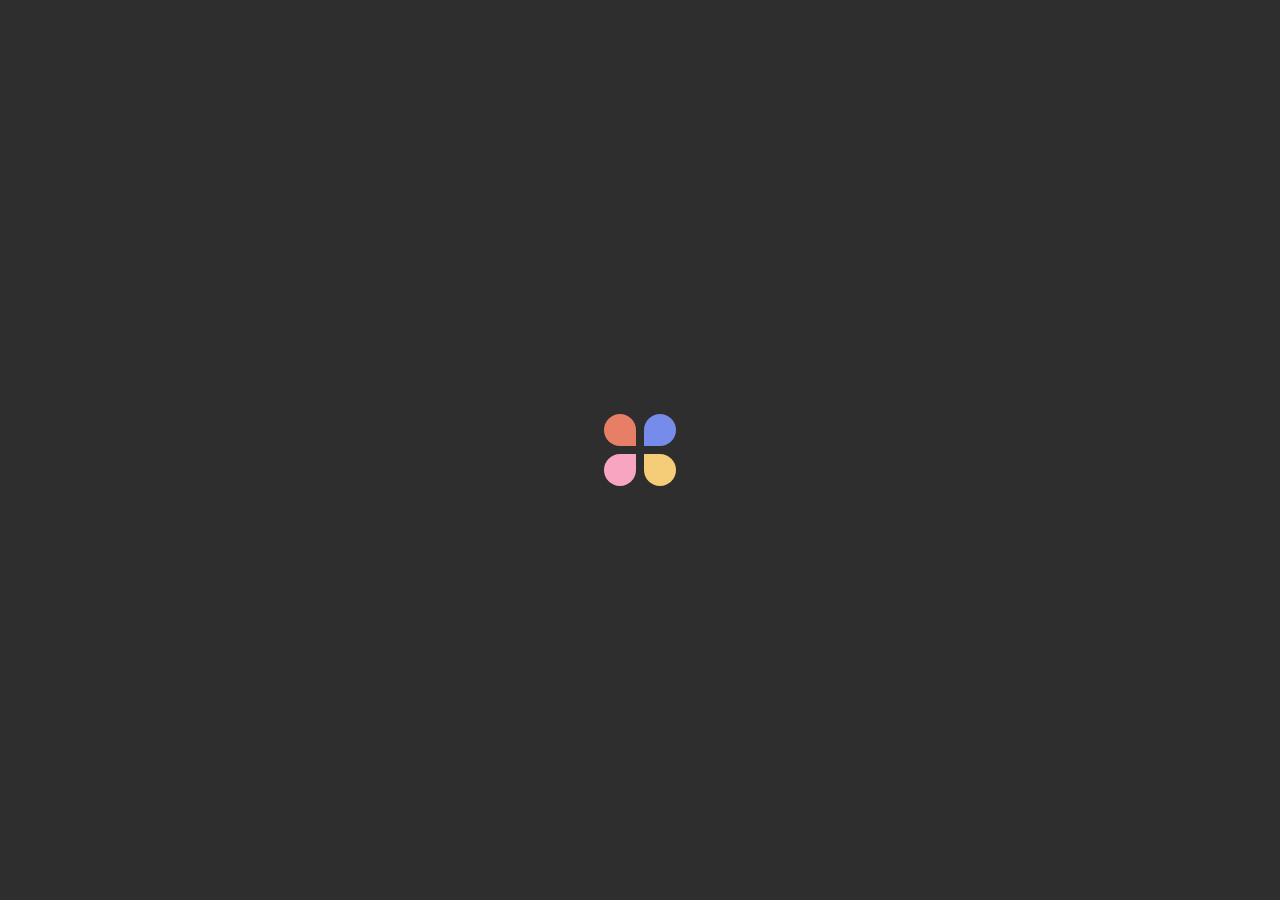
<file: loading-icon/index.html>
<!DOCTYPE html>
<html lang="en">
	<head>
		<meta charset="UTF-8" />
		<meta name="viewport" content="width=device-width, initial-scale=1.0" />
		<link rel="stylesheet" href="style.css" />
		<title>Loading Icon</title>
	</head>
	<body>
		<div class="loading__screen">
			<div class="loading">
				<span></span>
				<span></span>
				<span></span>
				<span></span>
			</div>
		</div>
	</body>
</html>
</file>
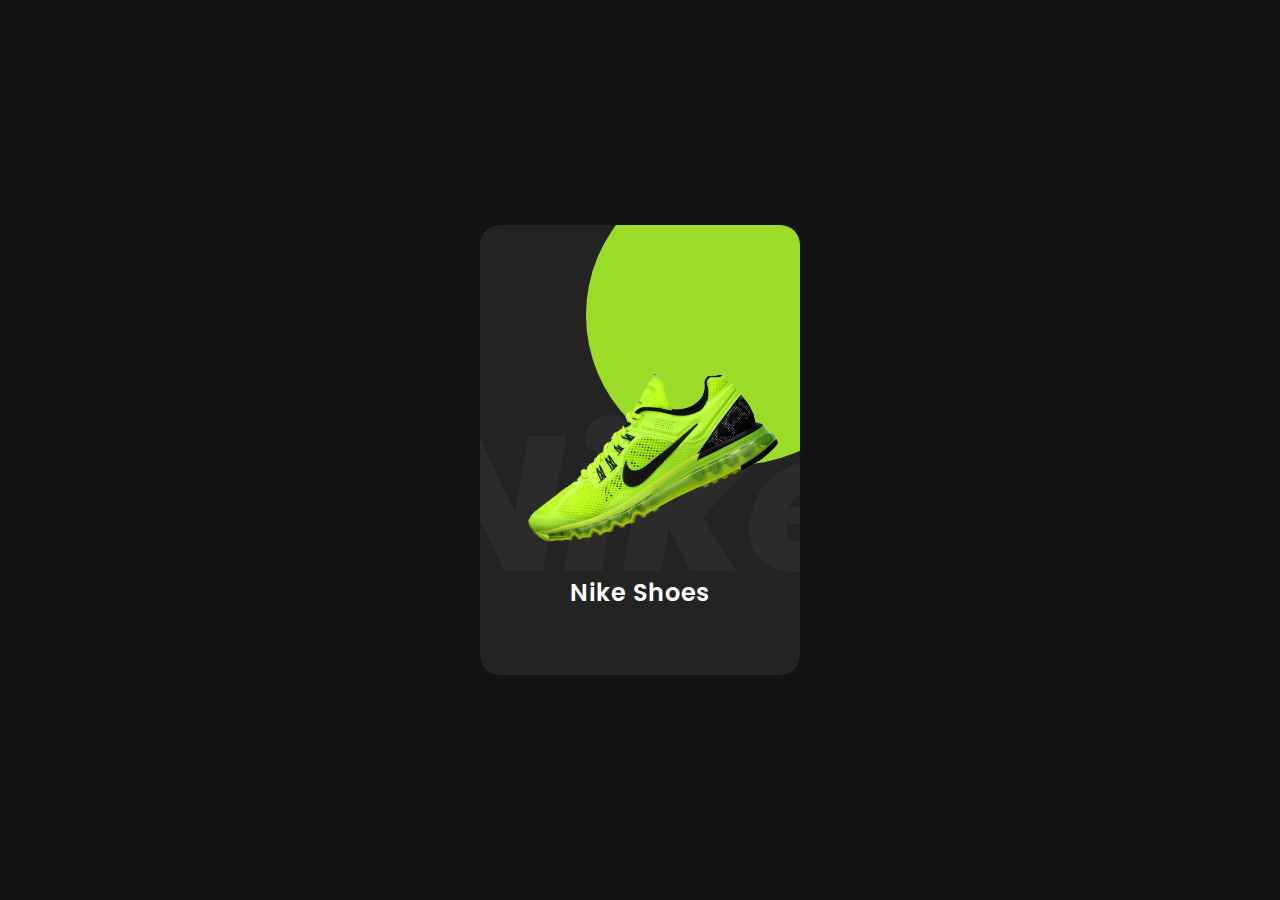
<file: product-card-ecommerce/index.html>
<!DOCTYPE html>
<html lang="en">
	<head>
		<meta charset="UTF-8" />
		<meta name="viewport" content="width=device-width, initial-scale=1.0" />
		<link rel="stylesheet" href="index.css" />
		<title>Product Card UI Design</title>
	</head>
	<body>
		<div class="container">
			<div class="card">
				<div class="imgBx">
					<img src="./images/shoes.png" alt="shoes image" />
				</div>
				<div class="contentBx">
					<h2>Nike Shoes</h2>
					<div class="size">
						<h3>Size :</h3>
						<span>7</span>
						<span>8</span>
						<span>9</span>
						<span>10</span>
					</div>
					<div class="color">
						<h3>Color :</h3>
						<span></span>
						<span></span>
						<span></span>
					</div>
					<a href="#">Buy Now</a>
				</div>
			</div>
		</div>
	</body>
</html>
</file>
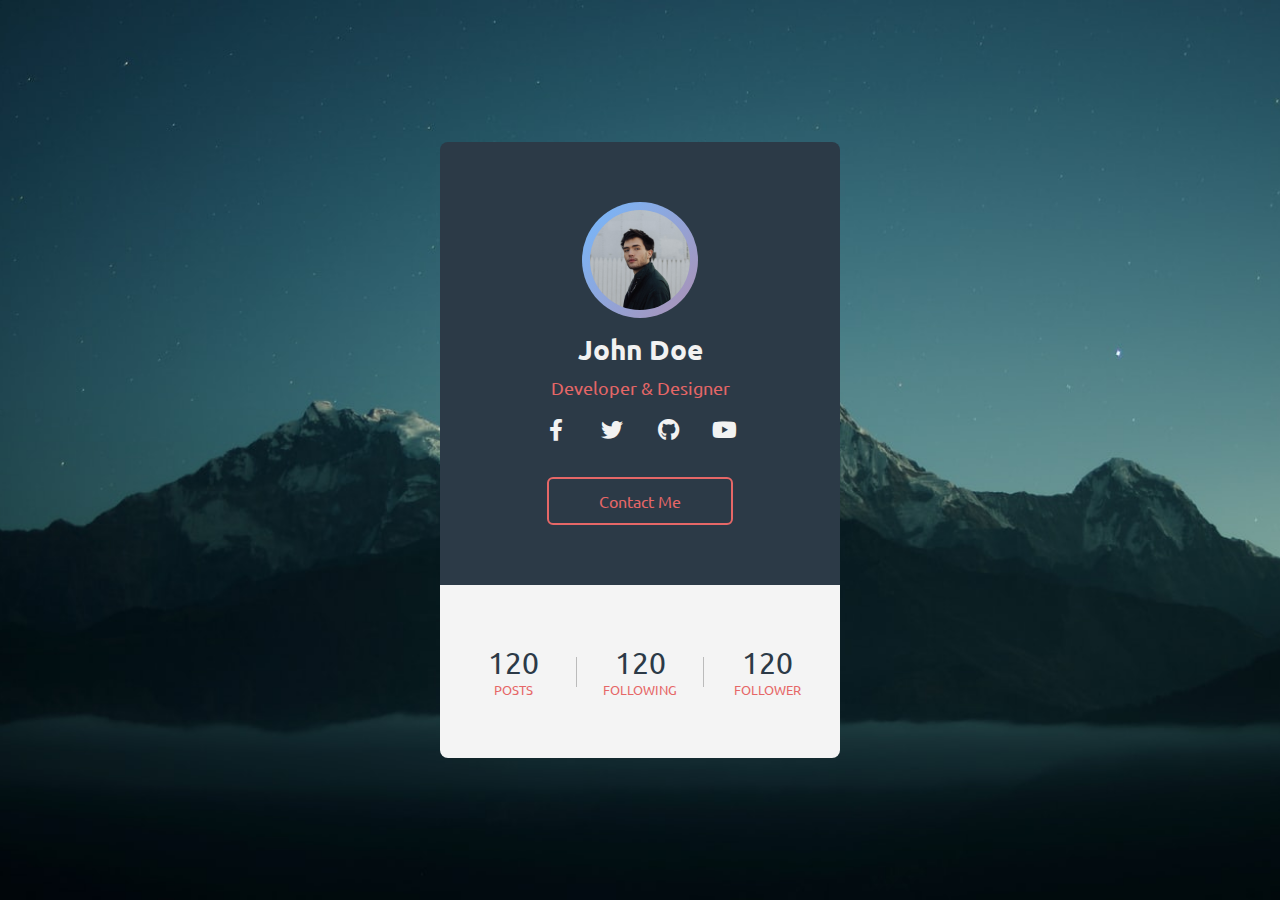
<file: profile-card/index.html>
<!DOCTYPE html>
<html lang="en">
	<head>
		<meta charset="UTF-8" />
		<meta name="viewport" content="width=device-width, initial-scale=1.0" />
		<link rel="preconnect" href="https://fonts.gstatic.com" />
		<link
			href="https://fonts.googleapis.com/css2?family=Ubuntu:wght@400;500;700&display=swap"
			rel="stylesheet"
		/>
		<link rel="stylesheet" href="style.css" />
		<link
			rel="stylesheet"
			href="https://cdnjs.cloudflare.com/ajax/libs/font-awesome/5.15.1/css/all.min.css"
		/>

		<title>Profile</title>
	</head>
	<body>
		<div class="profile__card">
			<div class="card__header">
				<div class="pic">
					<img src="./images/pic.png" alt="profile photo" />
				</div>
				<div class="name">John Doe</div>
				<div class="desc">Developer & Designer</div>
				<div class="sm">
					<a href="#" class="fab fa-facebook-f"></a>
					<a href="#" class="fab fa-twitter"></a>
					<a href="#" class="fab fa-github"></a>
					<a href="#" class="fab fa-youtube"></a>
				</div>
				<a href="#" class="contact__btn">Contact Me</a>
			</div>
			<div class="card__footer">
				<div class="numbers">
					<div class="item">
						<span>120</span>
						Posts
					</div>
					<div class="border"></div>
					<div class="item">
						<span>120</span>
						Following
					</div>
					<div class="border"></div>
					<div class="item">
						<span>120</span>
						Follower
					</div>
				</div>
			</div>
		</div>
	</body>
</html>
</file>
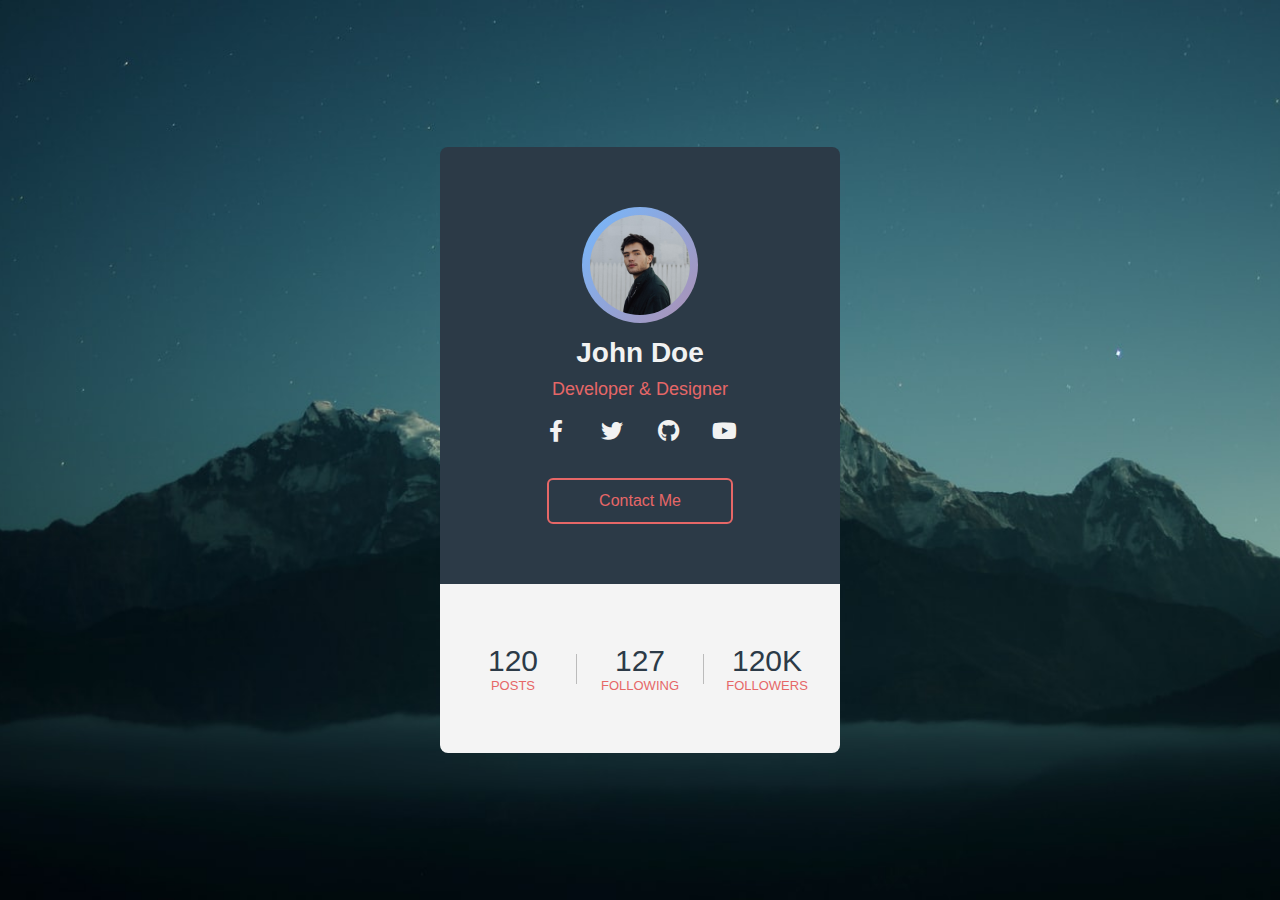
<file: profile-card/images/index.html>
<!DOCTYPE html>
<html lang="en">
<head>
  <meta charset="UTF-8">
  <meta name="viewport" content="width=device-width, initial-scale=1.0">
  <title></title>
  <link rel="stylesheet" href="https://cdnjs.cloudflare.com/ajax/libs/font-awesome/5.14.0/css/all.min.css"/>
  <link rel="stylesheet" href="style.css">
</head>
<body>
  <div class="profile-card">
    <div class="card-header">
      <div class="pic">
        <img src="pic.png" alt="">
      </div>
      <div class="name">John Doe</div>
      <div class="desc">Developer & Designer</div>
      <div class="sm">
        <a href="#" class="fab fa-facebook-f"></a>
        <a href="#" class="fab fa-twitter"></a>
        <a href="#" class="fab fa-github"></a>
        <a href="#" class="fab fa-youtube"></a>
      </div>
      <a href="#" class="contact-btn">Contact Me</a>
    </div>
    <div class="card-footer">
      <div class="numbers">
        <div class="item">
          <span>120</span>
          Posts
        </div>
        <div class="border"></div>
        <div class="item">
          <span>127</span>
          Following
        </div>
        <div class="border"></div>
        <div class="item">
          <span>120K</span>
          Followers
        </div>
      </div>
    </div>
  </div>
</body>
</html>
</file>
<file: loading-icon/style.css>
* {
	margin: 0;
	padding: 0;
	box-sizing: border-box;
}

.loading__screen {
	width: 100%;
	height: 100vh;
	background-color: #2e2e2e;
	position: fixed;
	display: flex;
	align-items: center;
	justify-content: center;
}

.loading {
	width: 80px;
	display: flex;
	flex-wrap: wrap;
	animation: rotate 3s linear infinite;
}

@keyframes rotate {
	to {
		transform: rotate(360deg);
	}
}

.loading span {
	width: 32px;
	height: 32px;
	background-color: red;
	margin: 4px;
	animation: scale 1.5s linear infinite;
}

@keyframes scale {
	50% {
		transform: scale(1.2);
	}
}

.loading span:nth-child(1) {
	border-radius: 50% 50% 0 50%;
	background-color: #e77f67;
	transform-origin: bottom right;
}

.loading span:nth-child(2) {
	border-radius: 50% 50% 50% 0;
	background-color: #778beb;
	transform-origin: bottom left;
	animation-delay: 0.5s;
}

.loading span:nth-child(3) {
	border-radius: 50% 0 50% 50%;
	background-color: #f8a5c2;
	transform-origin: top right;
	animation-delay: 1.5s;
}

.loading span:nth-child(4) {
	border-radius: 0 50% 50% 50%;
	background-color: #f5cd79;
	transform-origin: top left;
	animation-delay: 1s;
}
</file>
<file: product-card-ecommerce/index.css>
@import url("https://fonts.googleapis.com/css2?family=Poppins:wght@200;300;400;500;600;700;900&display=swap");

* {
	margin: 0;
	padding: 0;
	font-family: "Poppins", sans-serif;
}

body {
	display: flex;
	justify-content: center;
	align-items: center;
	min-height: 100vh;
	background: #131313;
}

img {
	width: 310px;
}

.container {
	position: relative;
}

.card {
	position: relative;
	width: 320px;
	height: 450px;
	background: #232323;
	border-radius: 20px;
	overflow: hidden;
}

.container .card:before {
	content: "";
	position: absolute;
	top: 0;
	left: 0;
	width: 100%;
	height: 100%;
	background: #9bdc28;
	clip-path: circle(150px at 80% 20%);
	transition: 0.5s ease-in-out;
}

.container .card:hover:before {
	clip-path: circle(300px at 80% -20%);
}

.container .card:after {
	content: "Nike";
	position: absolute;
	top: 30%;
	left: -20%;
	font-size: 12em;
	font-weight: 800;
	font-style: italic;
	color: rgba(255, 255, 255, 0.04);
}

.container .card .imgBx {
	position: absolute;
	top: 50%;
	transform: translateY(-50%);
	z-index: 1000;
	width: 100%;
	height: 220px;
	transition: 0.5s;
}

.container .card:hover .imgBx {
	top: 0%;
	transform: translateY(0%);
}

.container .card .imgBx img {
	position: absolute;
	top: 50%;
	left: 50%;
	transform: translate(-50%, -50%) rotate(-25deg);
	width: 270px;
}

.container .card .contentBx {
	position: absolute;
	bottom: 0;
	width: 100%;
	height: 100px;
	text-align: center;
	transition: 1s;
	z-index: 10;
}

.container .card:hover .contentBx {
	height: 210px;
}

.container .card .contentBx h2 {
	position: relative;
	font-weight: 600;
	letter-spacing: 1px;
	color: #fff;
}

.container .card .contentBx .size,
.container .card .contentBx .color {
	display: flex;
	justify-content: center;
	align-items: center;
	padding: 8px 20px;
	transition: 0.5s;
	opacity: 0;
	visibility: hidden;
}

.container .card:hover .contentBx .size {
	opacity: 1;
	visibility: visible;
	transition-delay: 0.5s;
}

.container .card:hover .contentBx .color {
	opacity: 1;
	visibility: visible;
	transition-delay: 0.6s;
}

.container .card .contentBx .size h3,
.container .card .contentBx .color h3 {
	color: #fff;
	font-weight: 300;
	font-style: 14px;
	text-transform: uppercase;
	letter-spacing: 2px;
	margin-right: 10px;
}

.container .card .contentBx .size span {
	width: 26px;
	height: 26px;
	text-align: center;
	line-height: 26px;
	font-style: 14px;
	display: inline-block;
	color: #111;
	background: #fff;
	margin: 0 5px;
	transition: 0.5s;
	border-radius: 4px;
	cursor: pointer;
}

.container .card .contentBx .size span:hover {
	background: #9bdc28;
}

.container .card .contentBx .color span {
	width: 20px;
	height: 20px;
	background: #ff0;
	border-radius: 50%;
	margin: 0 5px;
	cursor: pointer;
}

.container .card .contentBx .color span:nth-child(2) {
	background: #9bdc28;
}

.container .card .contentBx .color span:nth-child(3) {
	background: #03a9f4;
}

.container .card .contentBx .color span:nth-child(4) {
	background: #e91e63;
}

.container .card .contentBx a {
	display: inline-block;
	padding: 10px 20px;
	background: #fff;
	border-radius: 4px;
	margin-top: 10px;
	text-decoration: none;
	font-weight: 600;
	color: #111;
	opacity: 0;
	transform: translateY(50px);
	transition: 0.5s;
}

.container .card:hover .contentBx a {
	opacity: 1;
	transform: translateY(0px);
	transition-delay: 0.75s;
}
</file>
<file: profile-card/style.css>
* {
	margin: 0;
	padding: 0;
	box-sizing: border-box;
	text-decoration: none;
	font-family: "Ubuntu", sans-serif;
}

body {
	height: 100vh;
	background: url(./images/bg.jpg) no-repeat center;
	background-size: cover;

	display: flex;
	align-items: center;
	justify-content: center;
}

.profile__card {
	width: 400px;
	text-align: center;
	border-radius: 8px;
	overflow: hidden;
}

.card__header {
	background: #2c3a47;
	padding: 60px 40px;
}

.pic {
	display: inline-block;
	padding: 8px;
	background: linear-gradient(130deg, #74b9ff, #e66767);
	margin: auto;
	border-radius: 50%;
	background-size: 200% 200%;
	animation: animated-gradient 2s linear infinite;
}

@keyframes animated-gradient {
	25% {
		background-position: left bottom;
	}
	50% {
		background-position: right bottom;
	}
	75% {
		background-position: right top;
	}
	100% {
		background-position: left top;
	}
}

.pic img {
	display: block;
	width: 100px;
	height: 100px;
	border-radius: 50%;
}

.name {
	color: #f2f2f2;
	font-size: 28px;
	font-weight: 600;
	margin: 10px 0;
}

.desc {
	font-size: 18px;
	color: #e66767;
}

.sm {
	display: flex;
	justify-content: center;
	margin: 20px 0;
}

.sm a {
	color: #f2f2f2;
	width: 56px;
	font-size: 22px;
	transition: 0.3s linear;
}

.sm a:hover {
	color: #e66767;
}

.contact__btn {
	display: inline-block;
	padding: 12px 50px;
	color: #e66767;
	border: 2px solid #e66767;
	border-radius: 6px;
	margin-top: 16px;
	transition: 0.3s linear;
}

.contact__btn:hover {
	color: #f2f2f2;
	background: #e66767;
}

.card__footer {
	background: #f4f4f4;
	padding: 60px 10px;
}

.numbers {
	display: flex;
	align-items: center;
}

.item {
	flex: 1;
	text-transform: uppercase;
	font-size: 13px;
	color: #e66767;
}

.item span {
	display: block;
	color: #2c3a47;
	font-size: 30px;
}

.border {
	width: 1px;
	height: 30px;
	background: #bbbbbb;
}
</file>
<file: profile-card/images/style.css>
*{
  margin: 0;
  padding: 0;
  font-family: "Ubuntu", sans-serif;
  box-sizing: border-box;
  text-decoration: none;
}

body{
  height: 100vh;
  background: url(bg.jpg) no-repeat center;
  background-size: cover;
  display: flex;
  align-items: center;
  justify-content: center;
}

.profile-card{
  width: 400px;
  text-align: center;
  border-radius: 8px;
  overflow: hidden;
}

.card-header{
  background: #2c3a47;
  padding: 60px 40px;
}

.pic{
  display: inline-block;
  padding: 8px;
  background: linear-gradient(130deg, #74b9ff, #e66767);
  margin: auto;
  border-radius: 50%;
  background-size: 200% 200%;
  animation: animated-gradient 2s linear infinite;
}

@keyframes animated-gradient{
  25%{
    background-position: left bottom;
  }
  50%{
    background-position: right bottom;
  }
  75%{
    background-position: right top;
  }
  100%{
    background-position: left top;
  }
}

.pic img{
  display: block;
  width: 100px;
  height: 100px;
  border-radius: 50%;
}

.name{
  color: #f2f2f2;
  font-size: 28px;
  font-weight: 600;
  margin: 10px 0;
}

.desc{
  font-size: 18px;
  color: #e66767;
}

.sm{
  display: flex;
  justify-content: center;
  margin: 20px 0;
}

.sm a{
  color: #f2f2f2;
  width: 56px;
  font-size: 22px;
  transition: .3s linear;
}

.sm a:hover{
  color: #e66767;
}

.contact-btn{
  display: inline-block;
  padding: 12px 50px;
  color: #e66767;
  border: 2px solid #e66767;
  border-radius: 6px;
  margin-top: 16px;
  transition: .3s linear;
}

.contact-btn:hover{
  background: #e66767;
  color: #f2f2f2;
}

.card-footer{
  background: #f4f4f4;
  padding: 60px 10px;
}

.numbers{
  display: flex;
  align-items: center;
}

.item{
  flex: 1;
  text-transform: uppercase;
  font-size: 13px;
  color: #e66767;
}

.item span{
  display: block;
  color: #2c3a47;
  font-size: 30px;
}

.border{
  width: 1px;
  height: 30px;
  background: #bbb;
}
</file>
